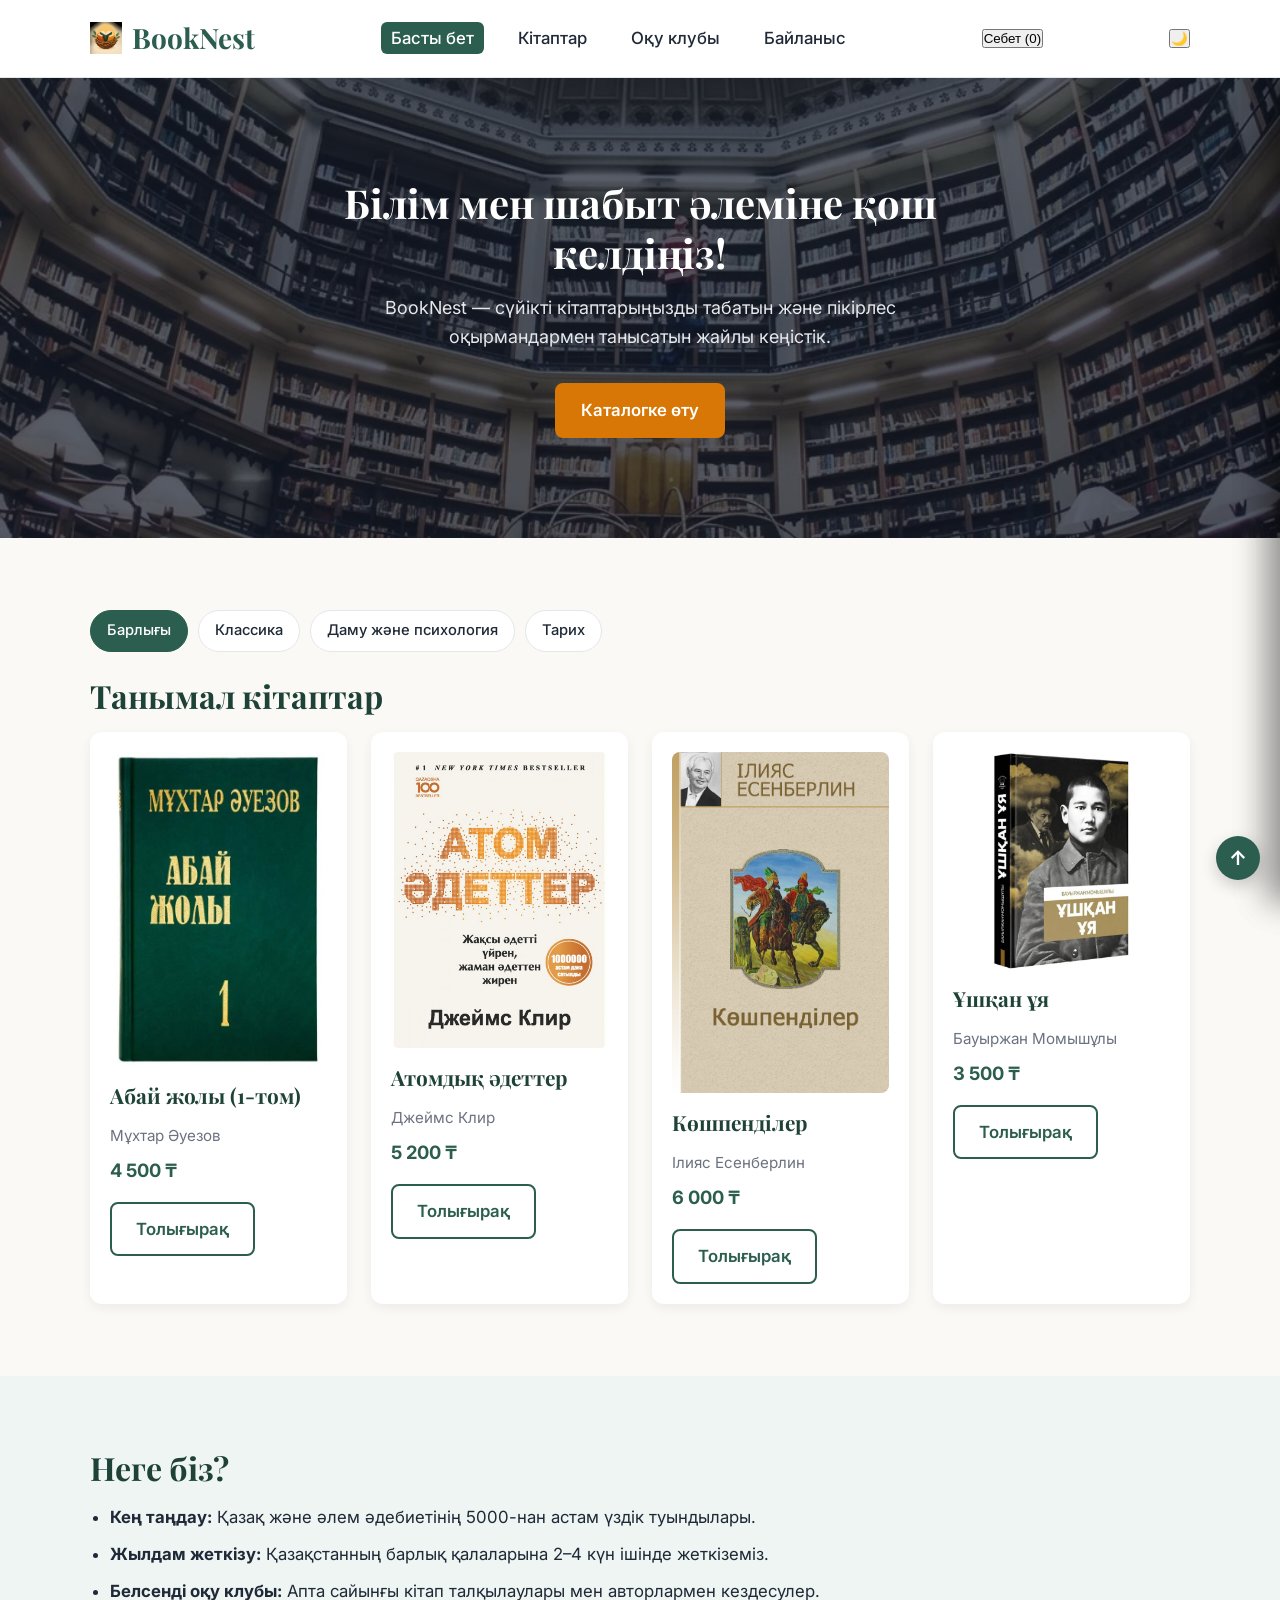
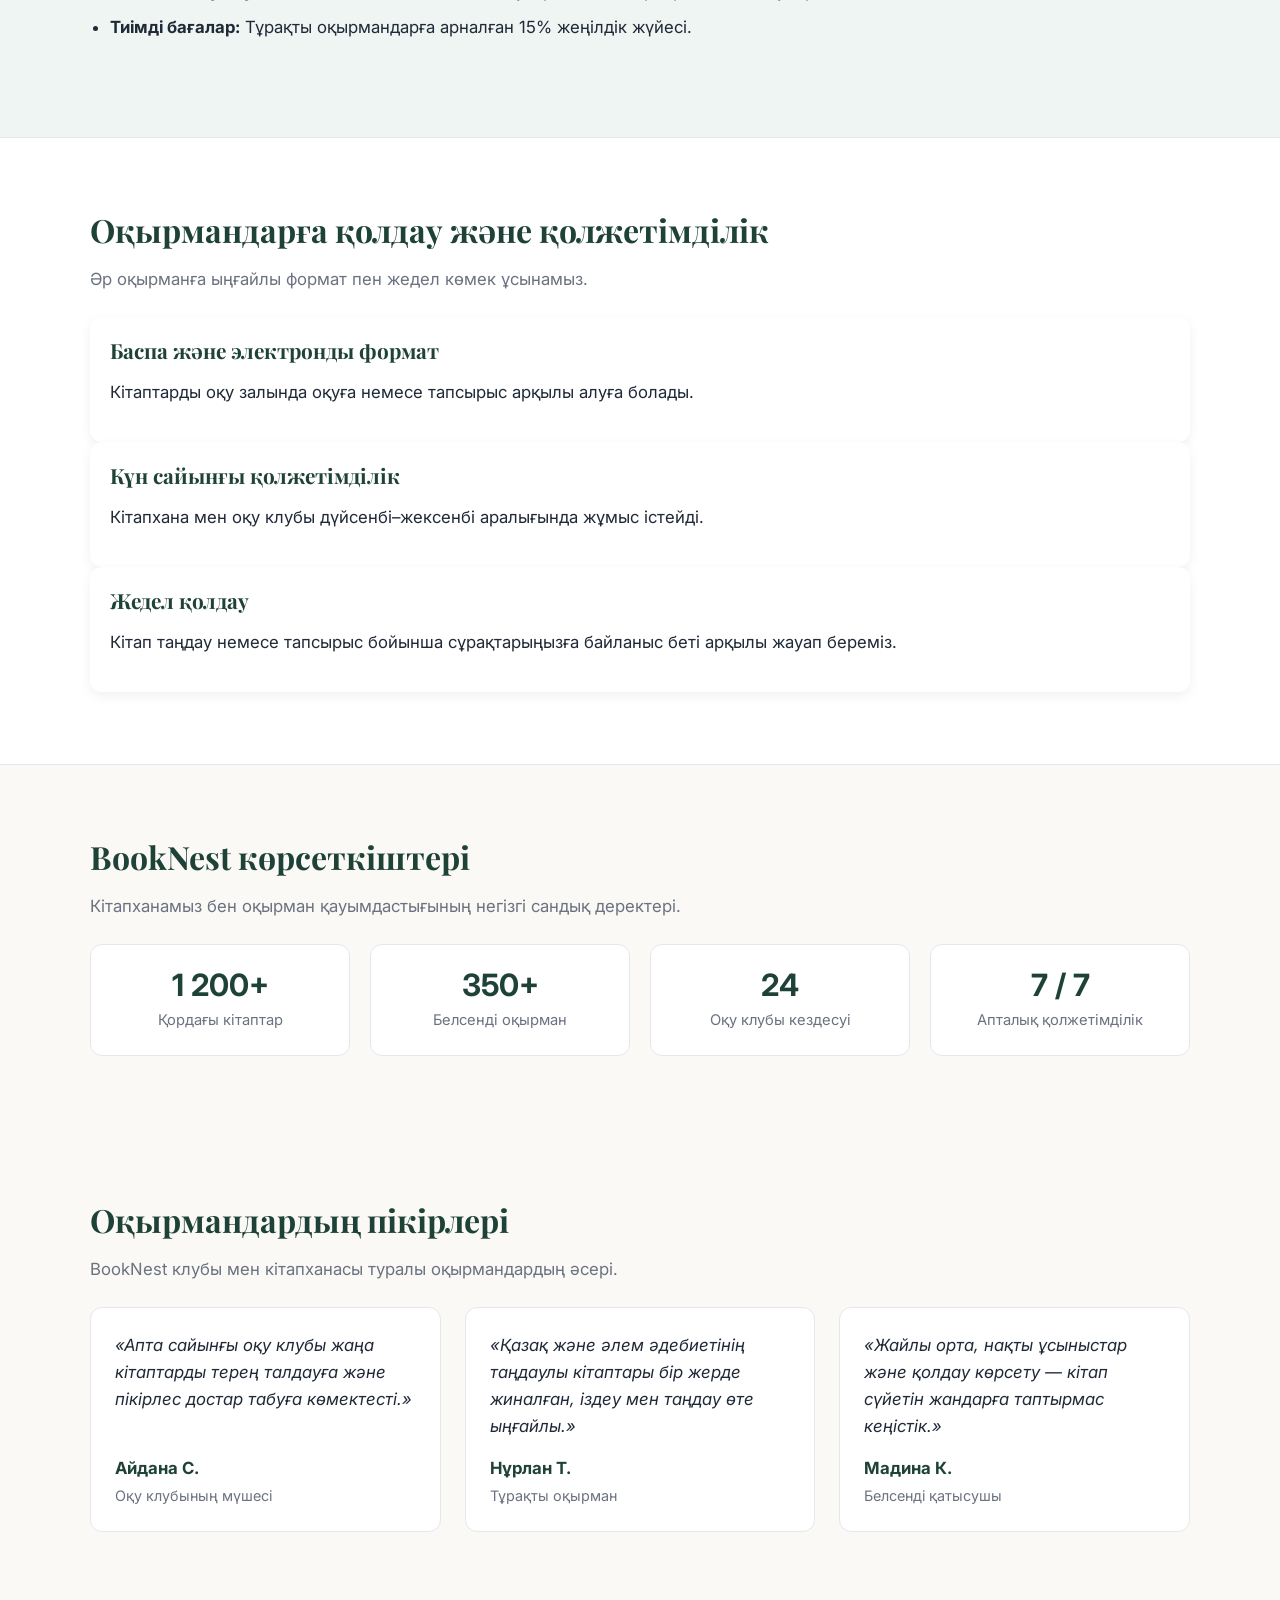
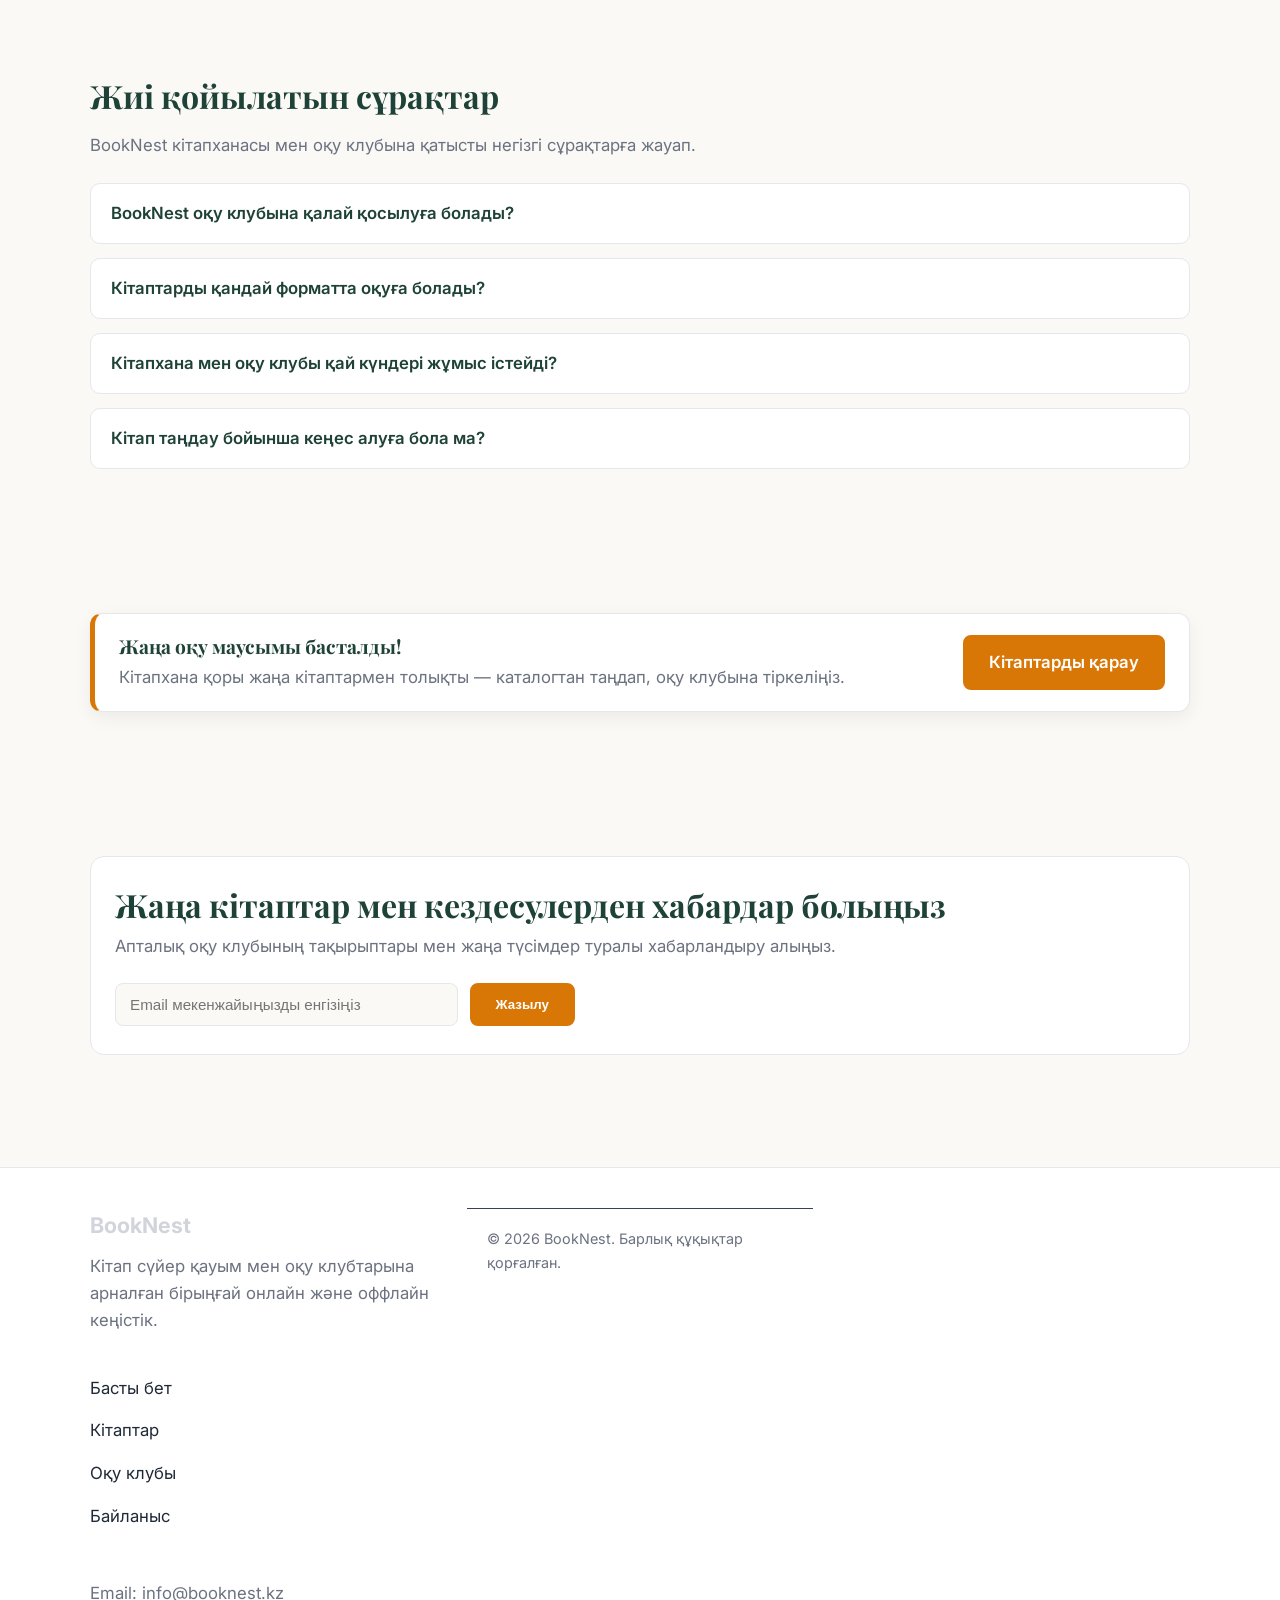
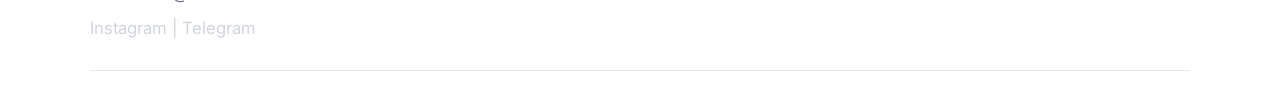
<file: index.html>
<!DOCTYPE html>
<html lang="kk">
<head>
  <meta charset="UTF-8">
  <meta name="viewport" content="width=device-width, initial-scale=1.0">
  <title>BookNest — Кітап дүкені және оқу клубы</title>
  <meta name="description" content="BookNest кітап дүкені мен оқу клубының ресми веб-сайты. Үздік кітаптар мен оқырмандар қауымдастығы.">
  <!-- Google Fonts (16-тапсырма) -->
  <link rel="preconnect" href="https://fonts.googleapis.com">
  <link rel="preconnect" href="https://fonts.gstatic.com" crossorigin>
  <link href="https://fonts.googleapis.com/css2?family=Inter:wght@400;500;600&family=Playfair+Display:wght@700&display=swap" rel="stylesheet">
  <link rel="stylesheet" href="css/style.css">
  <!-- 49-тапсырма: Мета-деректер және Open Graph -->
  <meta name="description" content="BookNest — кітаптар каталогы, оқу клубы және оқырмандар қауымдастығына арналған заманауи веб-платформа.">
  <meta property="og:title" content="BookNest — Кітаптар және оқу клубы">
  <meta property="og:description" content="Танымал кітаптарды таңдаңыз, оқу клубына қосылыңыз және жаңа кітаптар туралы хабардар болыңыз.">
  <meta property="og:type" content="website">
  <link rel="icon" href="images/logo.png" type="image/png">
</head>
</head>
<body>
  <header class="site-header">
    <div class="container header-inner">
      <a href="index.html" class="logo">
        <img src="images/logo.png" alt="BookNest логотипі" width="36" height="36">
        <span>BookNest</span>
      </a>
      <button type="button" class="burger-btn" aria-label="Мәзірді ашу" aria-expanded="false">
  <span></span>
  <span></span>
  <span></span>
</button>
      <nav aria-label="Негізгі навигация">
        <ul class="nav-list">
          <li><a href="index.html" aria-current="page">Басты бет</a></li>
          <li><a href="books.html">Кітаптар</a></li>
          <li><a href="club.html">Оқу клубы</a></li>
          <li><a href="contact.html">Байланыс</a></li>
        </ul>
      </nav>
      <button type="button" class="cart-toggle" id="cartToggleBtn" aria-expanded="false">Себет (<span id="cartBadgeCount">0</span>)</button>
<button type="button" id="themeToggleBtn" class="theme-toggle" aria-label="Тақырыпты ауыстыру">🌙</button>
</button>
    </div>
  </header>

  <main>
    <!-- Hero бөлімі (6, 19-тапсырмалар) -->
    <section class="hero">
      <div class="container hero-content">
        <h1>Білім мен шабыт әлеміне қош келдіңіз!</h1>
        <p>BookNest — сүйікті кітаптарыңызды табатын және пікірлес оқырмандармен танысатын жайлы кеңістік.</p>
        <a href="books.html" class="btn">Каталогке өту</a>
      </div>
    </section>

    <!-- Танымал кітаптар (7, 8, 21, 22-тапсырмалар) -->
    <section class="section container">
    <!-- 43-тапсырма: Санат тегтері / сүзгі тақтасы -->
<div class="category-bar" role="group" aria-label="Кітап санаттары">
  <span class="category-chip is-active">Барлығы</span>
  <span class="category-chip">Классика</span>
  <span class="category-chip">Даму және психология</span>
  <span class="category-chip">Тарих</span>
</div>
      <h2>Танымал кітаптар</h2>
      <div class="cards-container">
        <article class="card">
          <img src="images/book1.jpg" alt="Абай жолы кітабының мұқабасы" width="250" height="350">
          <h3>Абай жолы (1-том)</h3>
          <p class="author">Мұхтар Әуезов</p>
          <p class="price">4 500 ₸</p>
          <a href="books.html" class="btn btn-outline">Толығырақ</a>
        </article>

        <article class="card">
          <img src="images/book2.jpg" alt="Атомдық әдеттер кітабының мұқабасы" width="250" height="350">
          <h3>Атомдық әдеттер</h3>
          <p class="author">Джеймс Клир</p>
          <p class="price">5 200 ₸</p>
          <a href="books.html" class="btn btn-outline">Толығырақ</a>
        </article>

        <article class="card">
          <img src="images/book3.jpg" alt="Көшпенділер кітабының мұқабасы" width="250" height="350">
          <h3>Көшпенділер</h3>
          <p class="author">Ілияс Есенберлин</p>
          <p class="price">6 000 ₸</p>
          <a href="books.html" class="btn btn-outline">Толығырақ</a>
        </article>
        <article class="card">
          <img src="images/book4.jpg" alt="Ұшқан ұя кітабының мұқабасы" width="250" height="350">
          <h3>Ұшқан ұя</h3>
          <p class="author">Бауыржан Момышұлы</p>
          <p class="price">3 500 ₸</p>
          <a href="books.html" class="btn btn-outline">Толығырақ</a>
        </article>
      </div>
    </section>

    <!-- Неге біз? бөлімі (9-тапсырма) -->
    <section class="section features-section">
      <div class="container">
        <h2>Неге біз?</h2>
        <ul class="features-list">
          <li><strong>Кең таңдау:</strong> Қазақ және әлем әдебиетінің 5000-нан астам үздік туындылары.</li>
          <li><strong>Жылдам жеткізу:</strong> Қазақстанның барлық қалаларына 2–4 күн ішінде жеткіземіз.</li>
          <li><strong>Белсенді оқу клубы:</strong> Апта сайынғы кітап талқылаулары мен авторлармен кездесулер.</li>
          <li><strong>Тиімді бағалар:</strong> Тұрақты оқырмандарға арналған 15% жеңілдік жүйесі.</li>
        </ul>
      </div>
    </section>
  </main>
  <!-- 38-тапсырма: Кітап алу тәсілдері және қолдау бөлімі -->
<section class="section support-section" aria-labelledby="support-heading">
  <div class="container">
    <h2 id="support-heading">Оқырмандарға қолдау және қолжетімділік</h2>
    <p class="section-lead">Әр оқырманға ыңғайлы формат пен жедел көмек ұсынамыз.</p>

    <div class="cards-grid">
      <article class="card">
        <h3>Баспа және электронды формат</h3>
        <p>Кітаптарды оқу залында оқуға немесе тапсырыс арқылы алуға болады.</p>
      </article>

      <article class="card">
        <h3>Күн сайынғы қолжетімділік</h3>
        <p>Кітапхана мен оқу клубы дүйсенбі–жексенбі аралығында жұмыс істейді.</p>
      </article>

      <article class="card">
        <h3>Жедел қолдау</h3>
        <p>Кітап таңдау немесе тапсырыс бойынша сұрақтарыңызға байланыс беті арқылы жауап береміз.</p>
      </article>
    </div>
  </div>
</section>
<!-- 44-тапсырма: Негізгі көрсеткіштер / статистика бөлімі -->
<section class="section stats-section" aria-labelledby="stats-heading">
  <div class="container">
    <h2 id="stats-heading">BookNest көрсеткіштері</h2>
    <p class="section-lead">Кітапханамыз бен оқырман қауымдастығының негізгі сандық деректері.</p>

    <div class="stats-grid">
      <div class="stat-box">
        <span class="stat-number">1 200+</span>
        <span class="stat-label">Қордағы кітаптар</span>
      </div>

      <div class="stat-box">
        <span class="stat-number">350+</span>
        <span class="stat-label">Белсенді оқырман</span>
      </div>

      <div class="stat-box">
        <span class="stat-number">24</span>
        <span class="stat-label">Оқу клубы кездесуі</span>
      </div>

      <div class="stat-box">
        <span class="stat-number">7 / 7</span>
        <span class="stat-label">Апталық қолжетімділік</span>
      </div>
    </div>
  </div>
</section>
<!-- 39-тапсырма: Оқырмандар пікірлері бөлімі -->
<section class="section reviews-section" aria-labelledby="reviews-heading">
  <div class="container">
    <h2 id="reviews-heading">Оқырмандардың пікірлері</h2>
    <p class="section-lead">BookNest клубы мен кітапханасы туралы оқырмандардың әсері.</p>

    <div class="reviews-grid">
      <article class="review-card">
        <p class="review-text">«Апта сайынғы оқу клубы жаңа кітаптарды терең талдауға және пікірлес достар табуға көмектесті.»</p>
        <div class="review-author">
          <strong>Айдана С.</strong>
          <span>Оқу клубының мүшесі</span>
        </div>
      </article>

      <article class="review-card">
        <p class="review-text">«Қазақ және әлем әдебиетінің таңдаулы кітаптары бір жерде жиналған, іздеу мен таңдау өте ыңғайлы.»</p>
        <div class="review-author">
          <strong>Нұрлан Т.</strong>
          <span>Тұрақты оқырман</span>
        </div>
      </article>

      <article class="review-card">
        <p class="review-text">«Жайлы орта, нақты ұсыныстар және қолдау көрсету — кітап сүйетін жандарға таптырмас кеңістік.»</p>
        <div class="review-author">
          <strong>Мадина К.</strong>
          <span>Белсенді қатысушы</span>
        </div>
      </article>
    </div>
  </div>
</section>
<!-- 40-тапсырма: Жиі қойылатын сұрақтар (FAQ) -->
<section class="section faq-section" aria-labelledby="faq-heading">
  <div class="container">
    <h2 id="faq-heading">Жиі қойылатын сұрақтар</h2>
    <p class="section-lead">BookNest кітапханасы мен оқу клубына қатысты негізгі сұрақтарға жауап.</p>

    <div class="faq-list">
      <details class="faq-item">
        <summary>BookNest оқу клубына қалай қосылуға болады?</summary>
        <p>«Оқу клубы» бетіне өтіп, кестені қараңыз және «Байланыс» бетіндегі форма арқылы өтінім қалдырыңыз.</p>
      </details>

      <details class="faq-item">
        <summary>Кітаптарды қандай форматта оқуға болады?</summary>
        <p>Каталогтағы кітаптардың баспа нұсқасымен танысуға, тапсырыс беруге және электронды нұсқалары туралы ақпарат алуға болады.</p>
      </details>

      <details class="faq-item">
        <summary>Кітапхана мен оқу клубы қай күндері жұмыс істейді?</summary>
        <p>Біз аптасына 7 күн жұмыс істейміз; нақты кездесу уақыттары «Оқу клубы» бөлімінде көрсетілген.</p>
      </details>

      <details class="faq-item">
        <summary>Кітап таңдау бойынша кеңес алуға бола ма?</summary>
        <p>Әрине! «Байланыс» бетіндегі хабарлама формасы арқылы қызығушылығыңызды жазсаңыз, сарапшыларымыз кітап тізімін ұсынады.</p>
      </details>
    </div>
  </div>
</section>
<!-- 41-тапсырма: Жоғарыға көтерілу батырмасы -->
<a href="#" class="scroll-top-btn" aria-label="Беттің жоғарысына көтерілу">↑</a>
<!-- 42-тапсырма: Ақпараттық хабарлама / модальды терезе үлгісі -->
<section class="section notice-section" aria-labelledby="notice-heading">
  <div class="container">
    <div class="notice-banner" role="status" aria-live="polite">
      <div class="notice-content">
        <h2 id="notice-heading">Жаңа оқу маусымы басталды!</h2>
        <p>Кітапхана қоры жаңа кітаптармен толықты — каталогтан таңдап, оқу клубына тіркеліңіз.</p>
      </div>
      <a href="books.html" class="btn">Кітаптарды қарау</a>
    </div>
  </div>
</section>
<!-- 45-тапсырма: Жаңалықтарға жазылу / CTA бөлімі -->
<section class="section cta-section" aria-labelledby="cta-heading">
  <div class="container">
    <div class="cta-box">
      <div class="cta-text">
        <h2 id="cta-heading">Жаңа кітаптар мен кездесулерден хабардар болыңыз</h2>
        <p>Апталық оқу клубының тақырыптары мен жаңа түсімдер туралы хабарландыру алыңыз.</p>
      </div>

      <form class="cta-form" action="#" method="post">
        <label for="newsletter-email" class="visually-hidden">Электрондық пошта</label>
        <input
          id="newsletter-email"
          type="email"
          name="email"
          placeholder="Email мекенжайыңызды енгізіңіз"
          required
        >
        <button type="submit" class="btn">Жазылу</button>
      </form>
    </div>
  </div>
</section>
  <!-- Footer (10, 14, 25-тапсырмалар) -->
  <footer class="site-footer">
    <div class="container">
      <div class="footer-grid">
        <div class="footer-brand">
          <a href="index.html" class="footer-logo">BookNest</a>
          <p>Кітап сүйер қауым мен оқу клубтарына арналған бірыңғай онлайн және оффлайн кеңістік.</p>
      <div class="footer-links">
        <h3>Сілтемелер</h3>
        <ul>
          <li><a href="index.html">Басты бет</a></li>
          <li><a href="books.html">Кітаптар</a></li>
          <li><a href="club.html">Оқу клубы</a></li>
          <li><a href="contact.html">Байланыс</a></li>
        </ul>
      </div>
      <div>
        <h3>Байланыс</h3>
        <p>Email: info@booknest.kz</p>
        <div class="socials">
          <a href="https://instagram.com" target="_blank" rel="noopener">Instagram</a> |
          <a href="https://t.me" target="_blank" rel="noopener">Telegram</a>
        </div>
      </div>
    </div>
    <div class="footer-bottom">
      <p>© 2026 BookNest. Барлық құқықтар қорғалған.</p>
    </div>
  </footer>

  <aside id="cartDrawer" class="cart-drawer" aria-label="Себет панелі" aria-hidden="true">
    <div class="cart-drawer-header">
      <h2>Себет</h2>
      <button type="button" id="cartCloseBtn" class="modal-close" aria-label="Себетті жабу">✕</button>
    </div>

    <div id="cartDrawerItems"></div>

    <div class="cart-drawer-footer">
      <p class="price-tag">Жалпы сома: <strong id="cartDrawerTotal">0 ₸</strong></p>
    </div>
  </aside>
  <div id="cartBackdrop" class="cart-backdrop" hidden></div>

<aside id="cartDrawer" class="cart-drawer" aria-label="Себет панелі" aria-hidden="true">
  <div class="cart-drawer-header">
    <h2>Себет</h2>
    <button type="button" id="closeCartDrawerBtn" class="cart-close-btn" aria-label="Себетті жабу">✕</button>
  </div>
  <div id="cartDrawerItems" class="cart-drawer-items"></div>
  <div class="cart-drawer-footer">
    <p class="price-tag">Жалпы сома: <strong id="cartDrawerTotal">0 ₸</strong></p>
  </div>
</aside>

<script src="js/data.js" defer></script>
<script src="js/ui.js" defer></script>
<script src="js/main.js" defer></script>
</body>
</html>
</file>
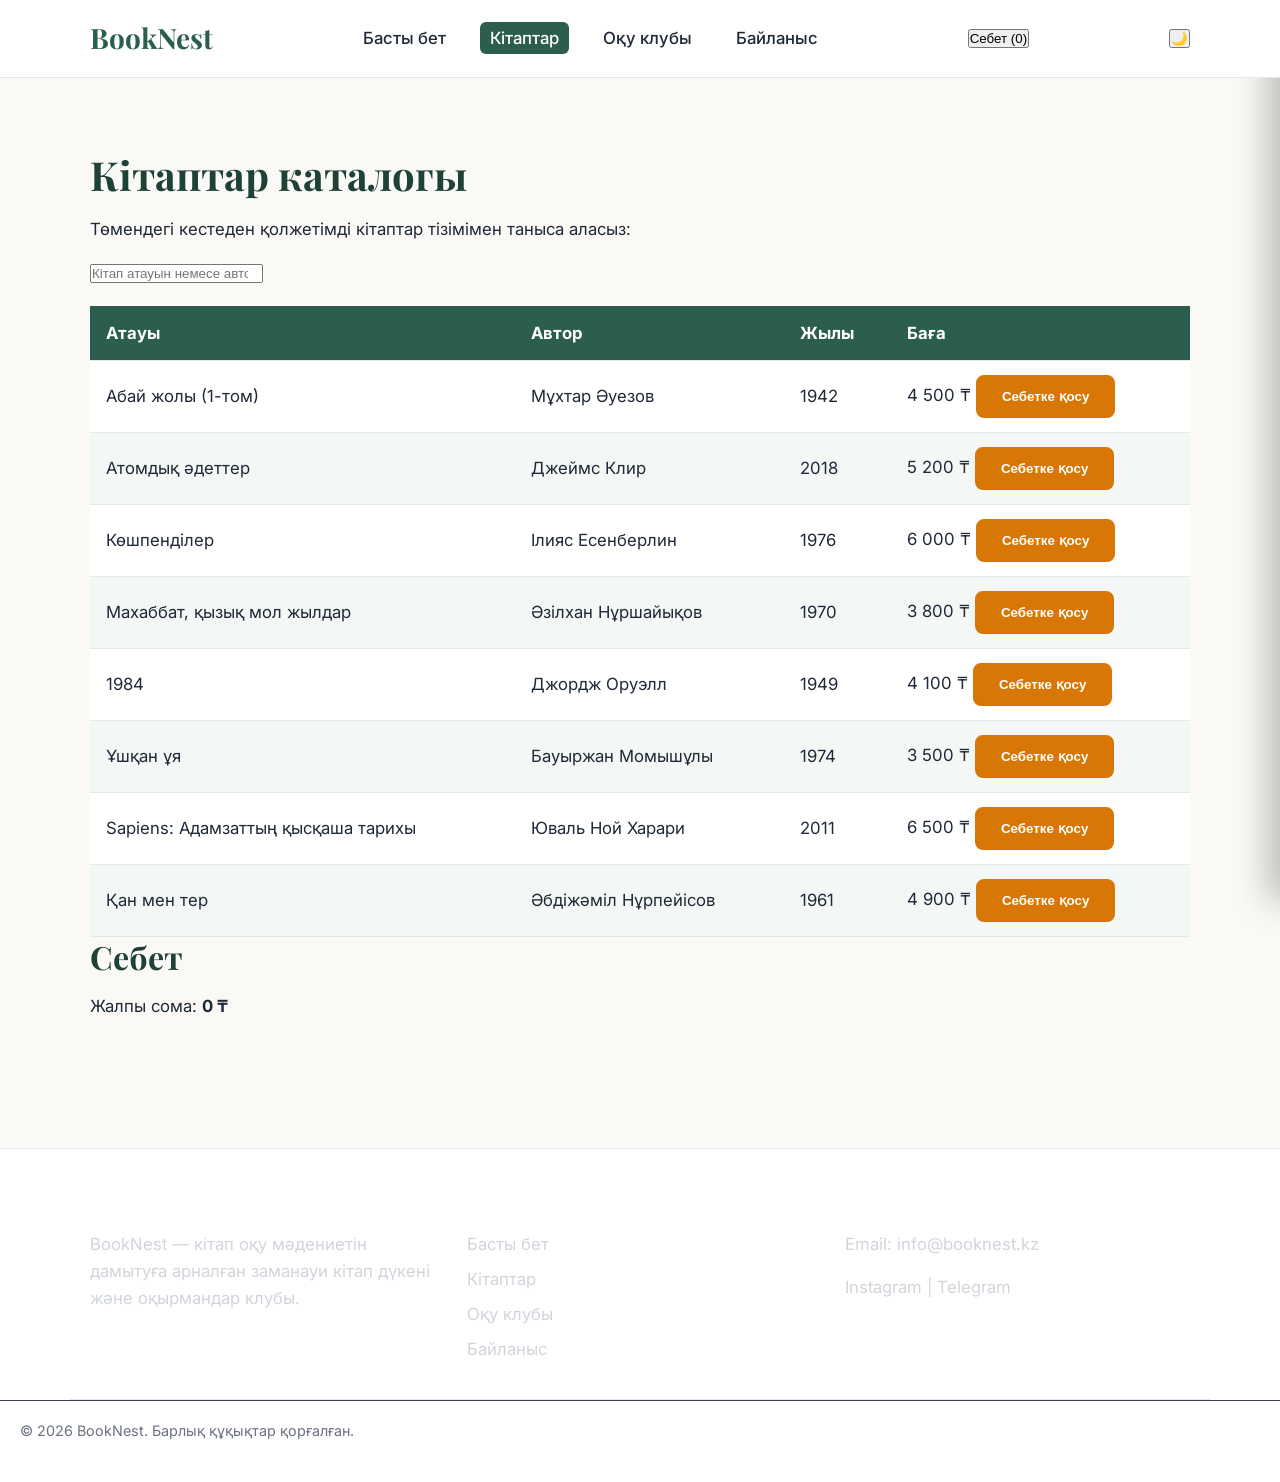
<file: books.html>
<!DOCTYPE html>
<html lang="kk">
<head>
  <meta charset="UTF-8">
  <meta name="viewport" content="width=device-width, initial-scale=1.0">
  <title>Кітаптар каталогы — BookNest</title>
  <meta name="description" content="BookNest дүкеніндегі барлық кітаптар тізімі, авторлары, шыққан жылы және бағалары.">
  <link rel="preconnect" href="https://fonts.googleapis.com">
  <link rel="preconnect" href="https://fonts.gstatic.com" crossorigin>
  <link href="https://fonts.googleapis.com/css2?family=Inter:wght@400;500;600&family=Playfair+Display:wght@700&display=swap" rel="stylesheet">
  <link rel="stylesheet" href="css/style.css">
</head>
<body>
  <header class="site-header">
    <div class="container header-inner">
      <a href="index.html" class="logo">BookNest</a>
      <nav aria-label="Негізгі навигация">
        <ul class="nav-list">
          <li><a href="index.html">Басты бет</a></li>
          <li><a href="books.html" aria-current="page">Кітаптар</a></li>
          <li><a href="club.html">Оқу клубы</a></li>
          <li><a href="contact.html">Байланыс</a></li>
        </ul>
      </nav>
      <button type="button" class="cart-toggle" id="cartToggleBtn" aria-expanded="false">Себет (<span id="cartBadgeCount">0</span>)</button>
<button type="button" id="themeToggleBtn" class="theme-toggle" aria-label="Тақырыпты ауыстыру">🌙</button>
    </div>
  </header>

  <main class="section container">
    <h1>Кітаптар каталогы</h1>
    <p>Төмендегі кестеден қолжетімді кітаптар тізімімен таныса аласыз:</p>
    <input
  type="search"
  id="bookSearch"
  placeholder="Кітап атауын немесе авторын іздеңіз..."
  aria-label="Кітаптарды іздеу"
>

    <div class="table-wrapper">
      <table class="books-table">
        <thead>
          <tr>
            <th>Атауы</th>
            <th>Автор</th>
            <th>Жылы</th>
            <th>Баға</th>
          </tr>
        </thead>
        <tbody>
          <tr>
            <td>Абай жолы (1-том)</td>
            <td>Мұхтар Әуезов</td>
            <td>1942</td>
            <td>4 500 ₸
                <button type="button" class="btn" data-add-to-cart="1">Себетке қосу</button>
            </td>

          </tr>
          <tr>
            <td>Атомдық әдеттер</td>
            <td>Джеймс Клир</td>
            <td>2018</td>
            <td>5 200 ₸
                <button type="button" class="btn" data-add-to-cart="1">Себетке қосу</button>
            </td>
          </tr>
          <tr>
            <td>Көшпенділер</td>
            <td>Ілияс Есенберлин</td>
            <td>1976</td>
            <td>6 000 ₸
                <button type="button" class="btn" data-add-to-cart="1">Себетке қосу</button>
            </td>
          </tr>
          <tr>
            <td>Махаббат, қызық мол жылдар</td>
            <td>Әзілхан Нұршайықов</td>
            <td>1970</td>
            <td>3 800 ₸
                <button type="button" class="btn" data-add-to-cart="1">Себетке қосу</button>
            </td>
          </tr>
          <tr>
            <td>1984</td>
            <td>Джордж Оруэлл</td>
            <td>1949</td>
            <td>4 100 ₸
                <button type="button" class="btn" data-add-to-cart="1">Себетке қосу</button>
            </td>
          </tr>
          <tr>
            <td>Ұшқан ұя</td>
            <td>Бауыржан Момышұлы</td>
            <td>1974</td>
            <td>3 500 ₸
                <button type="button" class="btn" data-add-to-cart="1">Себетке қосу</button>
            </td>
          </tr>
          <tr>
            <td>Sapiens: Адамзаттың қысқаша тарихы</td>
            <td>Юваль Ной Харари</td>
            <td>2011</td>
            <td>6 500 ₸
                <button type="button" class="btn" data-add-to-cart="1">Себетке қосу</button>
            </td>
          </tr>
          <tr>
            <td>Қан мен тер</td>
            <td>Әбдіжәміл Нұрпейісов</td>
            <td>1961</td>
            <td>4 900 ₸
                <button type="button" class="btn" data-add-to-cart="1">Себетке қосу</button>
            </td>
          </tr>
        </tbody>
      </table>
    </div>
    <section id="cartSection" class="contact-card">
    <h2>Себет</h2>
    <div id="cartItems"></div>
    <p class="price-tag">Жалпы сома: <strong id="cartTotal">0 ₸</strong></p>
  </section>
</main>

  <footer class="site-footer">
    <div class="container footer-grid">
      <div>
        <h3>Біз туралы</h3>
        <p>BookNest — кітап оқу мәдениетін дамытуға арналған заманауи кітап дүкені және оқырмандар клубы.</p>
      </div>
      <div>
        <h3>Сілтемелер</h3>
        <ul>
          <li><a href="index.html">Басты бет</a></li>
          <li><a href="books.html">Кітаптар</a></li>
          <li><a href="club.html">Оқу клубы</a></li>
          <li><a href="contact.html">Байланыс</a></li>
        </ul>
      </div>
      <div>
        <h3>Байланыс</h3>
        <p>Email: info@booknest.kz</p>
        <div class="socials">
          <a href="https://instagram.com" target="_blank" rel="noopener">Instagram</a> |
          <a href="https://t.me" target="_blank" rel="noopener">Telegram</a>
        </div>
      </div>
    </div>
    <div class="footer-bottom">
      <p>© 2026 BookNest. Барлық құқықтар қорғалған.</p>
    </div>
  </footer>
  <div id="cartBackdrop" class="cart-backdrop" hidden></div>

  <aside id="cartDrawer" class="cart-drawer" aria-label="Себет панелі" aria-hidden="true">
    <div class="cart-drawer-header">
      <h2>Себет</h2>
      <button type="button" id="cartCloseBtn" class="modal-close" aria-label="Себетті жабу">✕</button>
    </div>

    <div id="cartDrawerItems"></div>

    <div class="cart-drawer-footer">
      <p class="price-tag">Жалпы сома: <strong id="cartDrawerTotal">0 ₸</strong></p>
    </div>
  </aside>

  <script src="js/data.js" defer></script>
  <script src="js/ui.js" defer></script>
  <script src="js/main.js" defer></script>
</body>
</html>
</file>
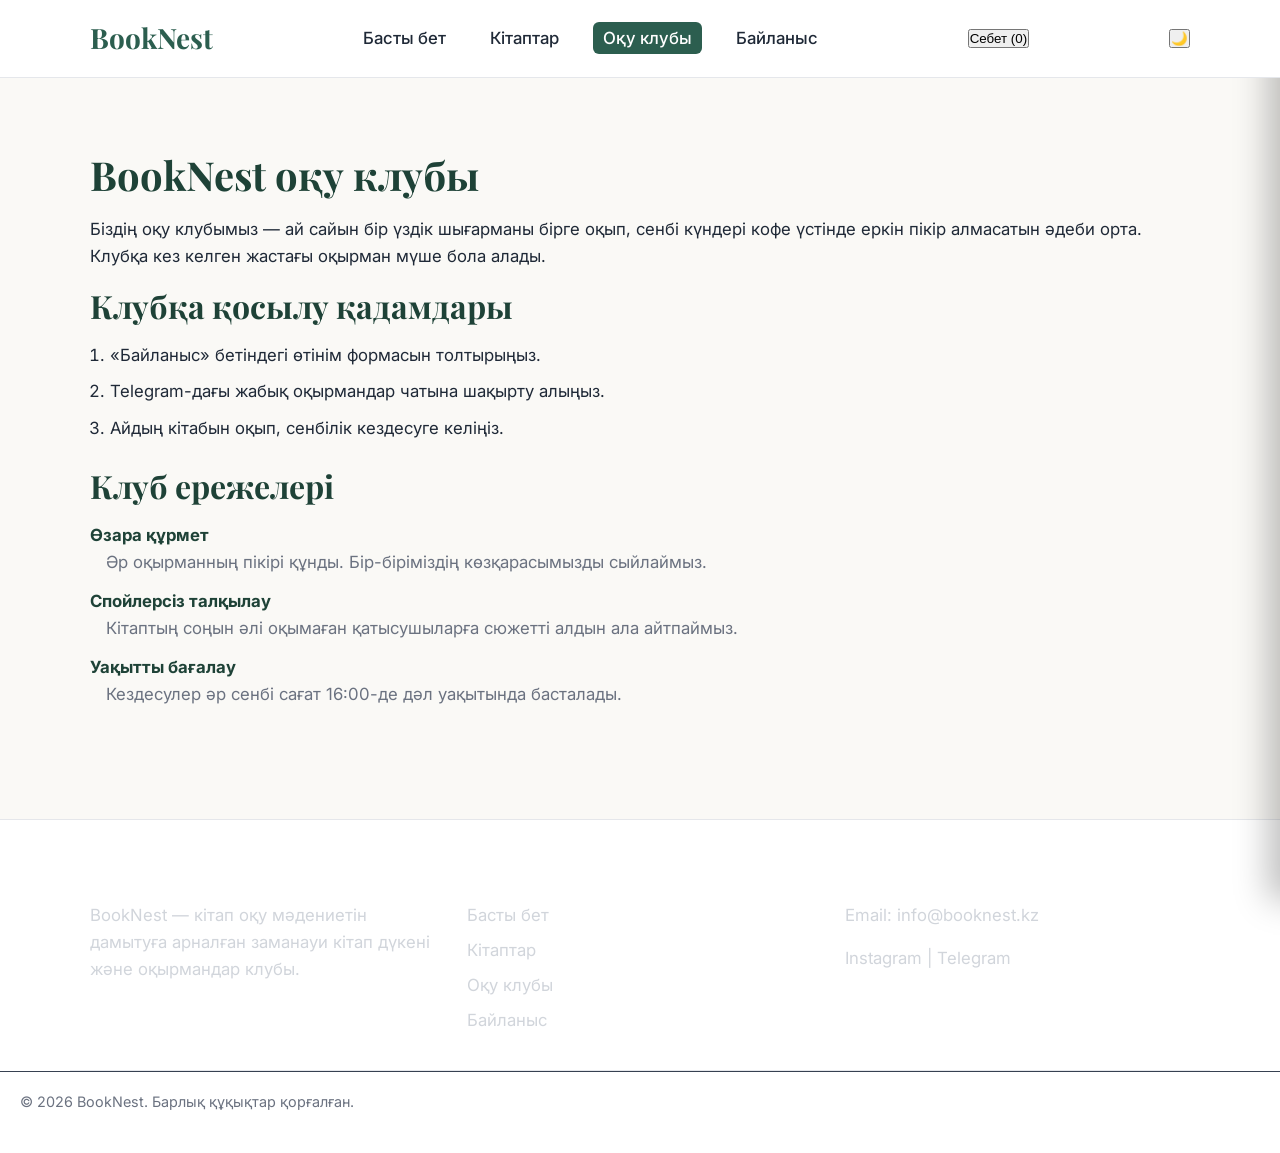
<file: club.html>
<!DOCTYPE html>
<html lang="kk">
<head>
  <meta charset="UTF-8">
  <meta name="viewport" content="width=device-width, initial-scale=1.0">
  <title>Оқу клубы — BookNest</title>
  <meta name="description" content="BookNest оқу клубына қосылу қадамдары мен клуб ережелері.">
  <link rel="preconnect" href="https://fonts.googleapis.com">
  <link rel="preconnect" href="https://fonts.gstatic.com" crossorigin>
  <link href="https://fonts.googleapis.com/css2?family=Inter:wght@400;500;600&family=Playfair+Display:wght@700&display=swap" rel="stylesheet">
  <link rel="stylesheet" href="css/style.css">
</head>
<body>
  <header class="site-header">
    <div class="container header-inner">
      <a href="index.html" class="logo">BookNest</a>
      <nav aria-label="Негізгі навигация">
        <ul class="nav-list">
          <li><a href="index.html">Басты бет</a></li>
          <li><a href="books.html">Кітаптар</a></li>
          <li><a href="club.html" aria-current="page">Оқу клубы</a></li>
          <li><a href="contact.html">Байланыс</a></li>
        </ul>
      </nav>
      <button type="button" class="cart-toggle" id="cartToggleBtn" aria-expanded="false">Себет (<span id="cartBadgeCount">0</span>)</button>
<button type="button" id="themeToggleBtn" class="theme-toggle" aria-label="Тақырыпты ауыстыру">🌙</button>
    </div>
  </header>

  <main class="section container">
    <h1>BookNest оқу клубы</h1>
    <p>Біздің оқу клубымыз — ай сайын бір үздік шығарманы бірге оқып, сенбі күндері кофе үстінде еркін пікір алмасатын әдеби орта. Клубқа кез келген жастағы оқырман мүше бола алады.</p>

    <h2>Клубқа қосылу қадамдары</h2>
    <ol class="steps-list">
      <li>«Байланыс» бетіндегі өтінім формасын толтырыңыз.</li>
      <li>Telegram-дағы жабық оқырмандар чатына шақырту алыңыз.</li>
      <li>Айдың кітабын оқып, сенбілік кездесуге келіңіз.</li>
    </ol>

    <h2>Клуб ережелері</h2>
    <dl class="rules-list">
      <dt>Өзара құрмет</dt>
      <dd>Әр оқырманның пікірі құнды. Бір-біріміздің көзқарасымызды сыйлаймыз.</dd>

      <dt>Спойлерсіз талқылау</dt>
      <dd>Кітаптың соңын әлі оқымаған қатысушыларға сюжетті алдын ала айтпаймыз.</dd>

      <dt>Уақытты бағалау</dt>
      <dd>Кездесулер әр сенбі сағат 16:00-де дәл уақытында басталады.</dd>
    </dl>
  </main>

  <footer class="site-footer">
    <div class="container footer-grid">
      <div>
        <h3>Біз туралы</h3>
        <p>BookNest — кітап оқу мәдениетін дамытуға арналған заманауи кітап дүкені және оқырмандар клубы.</p>
      </div>
      <div>
        <h3>Сілтемелер</h3>
        <ul>
          <li><a href="index.html">Басты бет</a></li>
          <li><a href="books.html">Кітаптар</a></li>
          <li><a href="club.html">Оқу клубы</a></li>
          <li><a href="contact.html">Байланыс</a></li>
        </ul>
      </div>
      <div>
        <h3>Байланыс</h3>
        <p>Email: info@booknest.kz</p>
        <div class="socials">
          <a href="https://instagram.com" target="_blank" rel="noopener">Instagram</a> |
          <a href="https://t.me" target="_blank" rel="noopener">Telegram</a>
        </div>
      </div>
    </div>
    <div class="footer-bottom">
      <p>© 2026 BookNest. Барлық құқықтар қорғалған.</p>
    </div>
  </footer>
  <div id="cartBackdrop" class="cart-backdrop" hidden></div>

<aside id="cartDrawer" class="cart-drawer" aria-label="Себет панелі" aria-hidden="true">
  <div class="cart-drawer-header">
    <h2>Себет</h2>
    <button type="button" id="closeCartDrawerBtn" class="cart-close-btn" aria-label="Себетті жабу">✕</button>
  </div>
  <div id="cartDrawerItems" class="cart-drawer-items"></div>
  <div class="cart-drawer-footer">
    <p class="price-tag">Жалпы сома: <strong id="cartDrawerTotal">0 ₸</strong></p>
  </div>
</aside>

<script src="js/data.js" defer></script>
<script src="js/ui.js" defer></script>
<script src="js/main.js" defer></script>
</body>
</html>
</file>
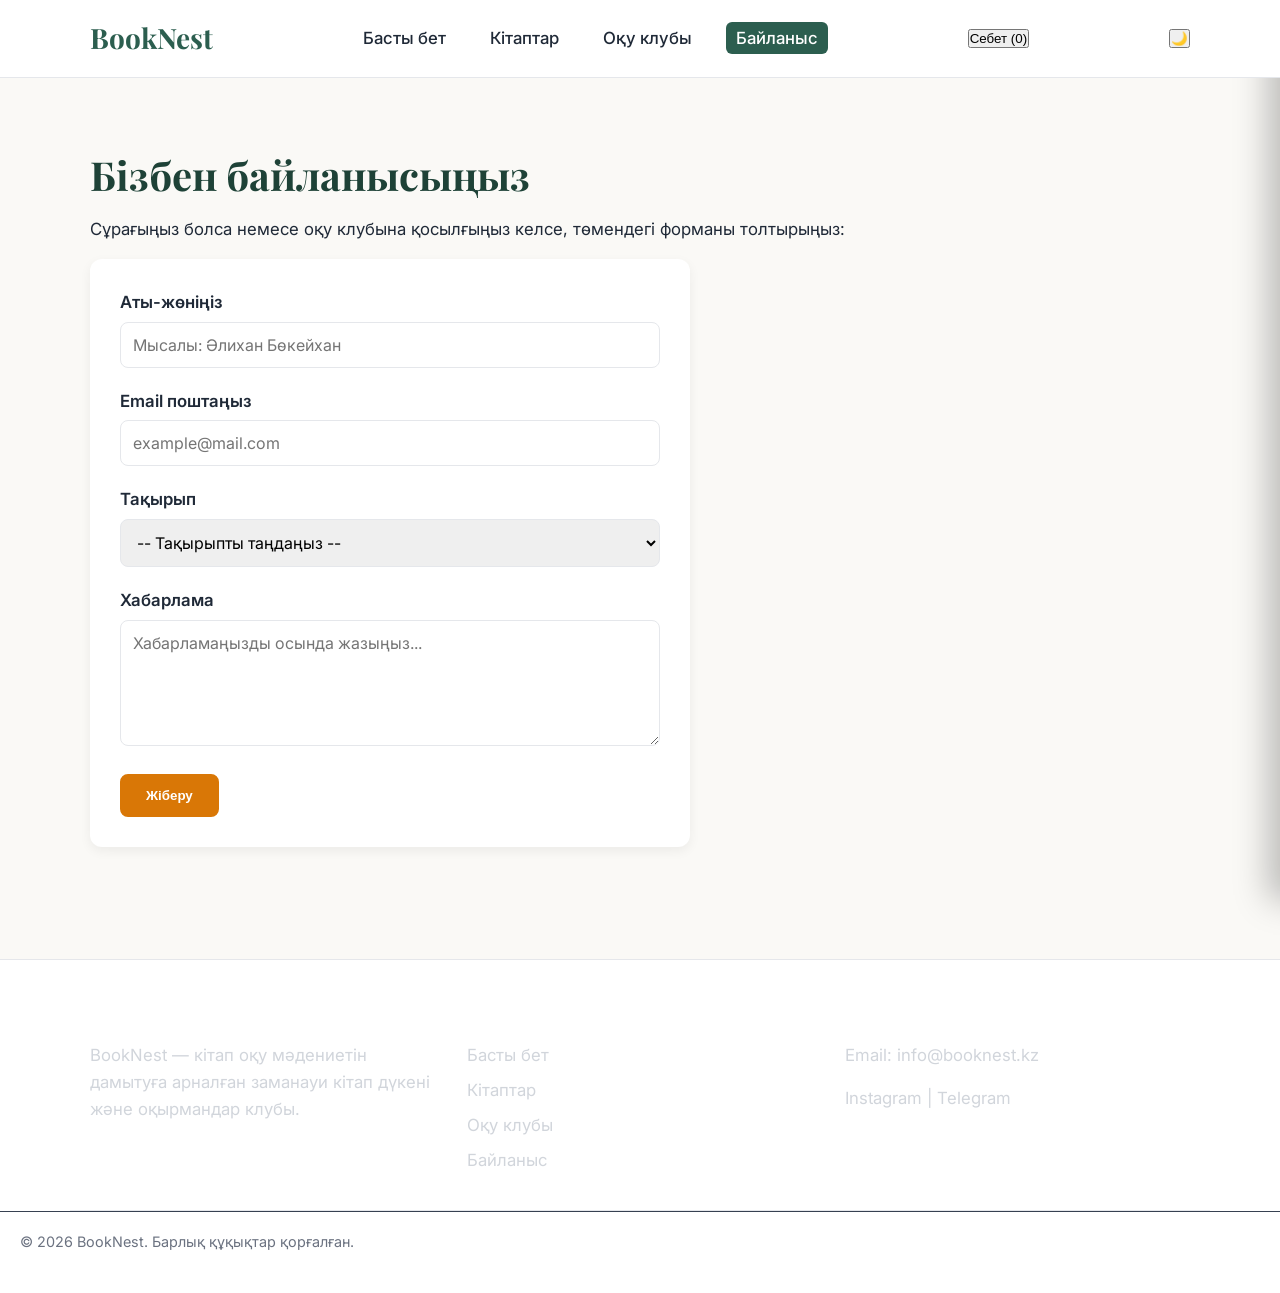
<file: contact.html>
<!DOCTYPE html>
<html lang="kk">
<head>
  <meta charset="UTF-8">
  <meta name="viewport" content="width=device-width, initial-scale=1.0">
  <title>Байланыс — BookNest</title>
  <meta name="description" content="BookNest кітап дүкеніне хабарлама жіберу немесе оқу клубына жазылу.">
  <link rel="preconnect" href="https://fonts.googleapis.com">
  <link rel="preconnect" href="https://fonts.gstatic.com" crossorigin>
  <link href="https://fonts.googleapis.com/css2?family=Inter:wght@400;500;600&family=Playfair+Display:wght@700&display=swap" rel="stylesheet">
  <link rel="stylesheet" href="css/style.css">
</head>
<body>
  <header class="site-header">
    <div class="container header-inner">
      <a href="index.html" class="logo">BookNest</a>
      <nav aria-label="Негізгі навигация">
        <ul class="nav-list">
          <li><a href="index.html">Басты бет</a></li>
          <li><a href="books.html">Кітаптар</a></li>
          <li><a href="club.html">Оқу клубы</a></li>
          <li><a href="contact.html" aria-current="page">Байланыс</a></li>
        </ul>
      </nav>
      <button type="button" class="cart-toggle" id="cartToggleBtn" aria-expanded="false">Себет (<span id="cartBadgeCount">0</span>)</button>
<button type="button" id="themeToggleBtn" class="theme-toggle" aria-label="Тақырыпты ауыстыру">🌙</button>
    </div>
  </header>

  <main class="section container">
    <h1>Бізбен байланысыңыз</h1>
    <p>Сұрағыңыз болса немесе оқу клубына қосылғыңыз келсе, төмендегі форманы толтырыңыз:</p>

    <form class="contact-form" action="#" method="post">
      <div class="form-group">
        <label for="name">Аты-жөніңіз</label>
        <input type="text" id="name" name="name" placeholder="Мысалы: Әлихан Бөкейхан" required>
      </div>

      <div class="form-group">
        <label for="email">Email поштаңыз</label>
        <input type="email" id="email" name="email" placeholder="example@mail.com" required>
      </div>

      <div class="form-group">
        <label for="topic">Тақырып</label>
        <select id="topic" name="topic" required>
          <option value="">-- Тақырыпты таңдаңыз --</option>
          <option value="order">Кітапқа тапсырыс беру</option>
          <option value="club">Оқу клубына қосылу</option>
          <option value="other">Басқа сұрақ</option>
        </select>
      </div>

      <div class="form-group">
        <label for="message">Хабарлама</label>
        <textarea id="message" name="message" rows="5" placeholder="Хабарламаңызды осында жазыңыз..." required></textarea>
      </div>

      <button type="submit" class="btn">Жіберу</button>
    </form>
  </main>

  <footer class="site-footer">
    <div class="container footer-grid">
      <div>
        <h3>Біз туралы</h3>
        <p>BookNest — кітап оқу мәдениетін дамытуға арналған заманауи кітап дүкені және оқырмандар клубы.</p>
      </div>
      <div>
        <h3>Сілтемелер</h3>
        <ul>
          <li><a href="index.html">Басты бет</a></li>
          <li><a href="books.html">Кітаптар</a></li>
          <li><a href="club.html">Оқу клубы</a></li>
          <li><a href="contact.html">Байланыс</a></li>
        </ul>
      </div>
      <div>
        <h3>Байланыс</h3>
        <p>Email: info@booknest.kz</p>
        <div class="socials">
          <a href="https://instagram.com" target="_blank" rel="noopener">Instagram</a> |
          <a href="https://t.me" target="_blank" rel="noopener">Telegram</a>
        </div>
      </div>
    </div>
    <div class="footer-bottom">
      <p>© 2026 BookNest. Барлық құқықтар қорғалған.</p>
    </div>
  </footer>
  <div id="cartBackdrop" class="cart-backdrop" hidden></div>

<aside id="cartDrawer" class="cart-drawer" aria-label="Себет панелі" aria-hidden="true">
  <div class="cart-drawer-header">
    <h2>Себет</h2>
    <button type="button" id="closeCartDrawerBtn" class="cart-close-btn" aria-label="Себетті жабу">✕</button>
  </div>
  <div id="cartDrawerItems" class="cart-drawer-items"></div>
  <div class="cart-drawer-footer">
    <p class="price-tag">Жалпы сома: <strong id="cartDrawerTotal">0 ₸</strong></p>
  </div>
</aside>

<script src="js/data.js" defer></script>
<script src="js/ui.js" defer></script>
<script src="js/main.js" defer></script>
</body>
</html>
</file>
<file: css/style.css>
/* 15-тапсырма: CSS Reset */
*, *::before, *::after {
  box-sizing: border-box;
  margin: 0;
  padding: 0;
}

/* 16-тапсырма: :root айнымалылары және қаріптер */
:root {
  --primary: #2c5e4f;
  --primary-dark: #1e4237;
  --accent: #d97706;
  --bg-body: #faf9f6;
  --bg-surface: #ffffff;
  --text-main: #1f2937;
  --text-muted: #6b7280;
  --border-color: #e5e7eb;
  --font-heading: 'Playfair Display', Georgia, serif;
  --font-body: 'Inter', sans-serif;
}
.dark {
  --primary: #4ade80;
  --primary-dark: #86efac;
  --accent: #f59e0b;
  --bg-body: #111827;
  --bg-surface: #1f2937;
  --text-main: #f9fafb;
  --text-muted: #9ca3af;
  --border-color: #374151;
}

/* 17-тапсырма: Типография */
body {
  font-family: var(--font-body);
  font-size: clamp(0.95rem, 0.25vw + 0.9rem, 1.05rem);
  line-height: 1.6;
  color: var(--text-main);
  background-color: var(--bg-body);
}

h1, h2, h3 {
  font-family: var(--font-heading);
  font-weight: 700;
  line-height: 1.25;
  margin-bottom: 1rem;
  color: var(--primary-dark);
}

h1 { font-size: clamp(1.75rem, 2.5vw + 1.1rem, 2.5rem); }
h2 { font-size: clamp(1.4rem, 1.8vw + 1rem, 2rem); }
h3 { font-size: clamp(1.1rem, 0.8vw + 0.9rem, 1.3rem); }
p { margin-bottom: 1rem; }

.container {
  max-width: 1140px;
  margin: 0 auto;
  padding: 0 20px;
}

.section {
  padding: 60px 20px;
}

/* 18, 26-тапсырмалар: Sticky Header және Nav */
.site-header {
  position: sticky;
  top: 0;
  z-index: 100;
  background-color: var(--bg-surface);
  border-bottom: 1px solid var(--border-color);
  padding: 16px 0;
}

.header-inner {
  display: flex;
  justify-content: space-between;
  align-items: center;
}

.logo {
  display: inline-flex;
  align-items: center;
  gap: 10px;
  font-family: var(--font-heading);
  font-size: 1.75rem;
  font-weight: 700;
  color: var(--primary);
  text-decoration: none;
}

.logo img {
  width: 32px;
  height: 32px;
  object-fit: contain;
  display: block;
}

.burger-btn {
  display: inline-flex;
  flex-direction: column;
  justify-content: center;
  gap: 5px;
  width: 40px;
  height: 40px;
  padding: 8px;
  background-color: transparent;
  border: 1px solid var(--border-color);
  border-radius: 8px;
  cursor: pointer;
}

.burger-btn span {
  display: block;
  width: 100%;
  height: 2px;
  background-color: var(--primary-dark);
  border-radius: 2px;
}

.nav-list {
  display: none;
  list-style: none;
  gap: 24px;
}

.nav-list {
  list-style: none;
  display: flex;
  gap: 24px;
}

.nav-list a {
  text-decoration: none;
  color: var(--text-main);
  font-weight: 500;
  padding: 6px 10px;
  border-radius: 6px;
  transition: color 0.2s, background-color 0.2s;
}

.nav-list a:hover {
  color: var(--primary);
  background-color: #eef5f2;
}

.nav-list a[aria-current="page"] {
  color: #ffffff;
  background-color: var(--primary);
}

/* 19-тапсырма: Hero бөлімі */
.hero {
  background-image: linear-gradient(rgba(17, 24, 39, 0.7), rgba(17, 24, 39, 0.7)), url('../images/hero-bg.jpg');
  background-size: cover;
  background-position: center;
  color: #ffffff;
  text-align: center;
  padding: 100px 20px;
}

.hero h1 {
  color: #ffffff;
  max-width: 700px;
  margin: 0 auto 1rem;
}

.hero p {
  max-width: 600px;
  margin: 0 auto 2rem;
  font-size: 1.125rem;
  color: #e5e7eb;
}

/* 20-тапсырма: Батырмалар */
.btn {
  display: inline-block;
  padding: 12px 24px;
  background-color: var(--accent);
  color: #ffffff;
  text-decoration: none;
  font-weight: 600;
  border-radius: 8px;
  border: 2px solid var(--accent);
  cursor: pointer;
  transition: background-color 0.2s, transform 0.2s;
}

.btn:hover {
  background-color: #b45309;
  border-color: #b45309;
}

.btn-outline {
  background-color: transparent;
  color: var(--primary);
  border-color: var(--primary);
}

.btn-outline:hover {
  background-color: var(--primary);
  color: #ffffff;
}

/* 21, 22-тапсырмалар: Карточкалар және Flex-wrap */
.cards-container {
  display: grid;
  grid-template-columns: repeat(auto-fit, minmax(220px, 1fr));
  gap: 24px;
}

.card {
  background-color: var(--bg-surface);
  border-radius: 12px;
  padding: 20px;
  box-shadow: 0 4px 12px rgba(0, 0, 0, 0.06);
  transition: transform 0.25s ease, box-shadow 0.25s ease;
}

.card:hover {
  transform: translateY(-6px);
  box-shadow: 0 10px 20px rgba(0, 0, 0, 0.12);
}

.card img {
  width: 100%;
  height: auto;
  border-radius: 8px;
  margin-bottom: 16px;
  display: block;
}

.card .author {
  color: var(--text-muted);
  font-size: 0.95rem;
  margin-bottom: 8px;
}

.card .price {
  font-weight: 700;
  font-size: 1.15rem;
  color: var(--primary);
  margin-bottom: 16px;
}

/* Неге біз және Клуб тізімдері */
.features-section {
  background-color: #eef5f2;
}

.features-list, .steps-list {
  margin-left: 20px;
  margin-bottom: 24px;
}

.features-list li, .steps-list li {
  margin-bottom: 10px;
}

.rules-list dt {
  font-weight: 700;
  color: var(--primary-dark);
  margin-top: 12px;
}

.rules-list dd {
  margin-left: 16px;
  color: var(--text-muted);
}

/* 23-тапсырма: Кесте стильдері */
.table-wrapper {
  overflow-x: auto;
  margin-top: 20px;
}

.books-table {
  width: 100%;
  border-collapse: collapse;
  background-color: var(--bg-surface);
  box-shadow: 0 2px 8px rgba(0, 0, 0, 0.05);
}

.books-table th, .books-table td {
  padding: 14px 16px;
  text-align: left;
  border-bottom: 1px solid var(--border-color);
}

.books-table thead {
  background-color: var(--primary);
  color: #ffffff;
}

.books-table tbody tr:nth-child(even) {
  background-color: #f3f7f5;
}

/* 24-тапсырма: Форма стильдері */
.contact-form {
  max-width: 600px;
  background-color: var(--bg-surface);
  padding: 30px;
  border-radius: 12px;
  box-shadow: 0 4px 12px rgba(0, 0, 0, 0.06);
}

.form-group {
  margin-bottom: 20px;
}

.form-group label {
  display: block;
  font-weight: 600;
  margin-bottom: 6px;
}

.form-group input,
.form-group select,
.form-group textarea {
  width: 100%;
  padding: 12px;
  border: 1px solid var(--border-color);
  border-radius: 8px;
  font-family: inherit;
  font-size: 1rem;
}

.form-group input:focus,
.form-group select:focus,
.form-group textarea:focus {
  outline: none;
  border-color: var(--primary);
  box-shadow: 0 0 0 3px rgba(44, 94, 79, 0.15);
}

.form-group input:user-invalid,
.form-group select:user-invalid,
.form-group textarea:user-invalid {
  border-color: #dc2626;
}

/* 25-тапсырма: 3 бағанды Footer */
.site-footer {
  background-color: #1f2937;
  color: #d1d5db;
  padding-top: 48px;
  margin-top: 60px;
}

.footer-grid {
  display: flex;
  flex-wrap: wrap;
  gap: 32px;
  padding-bottom: 32px;
}

.footer-grid > div {
  flex: 1 1 250px;
}

.site-footer h3 {
  color: #ffffff;
}

.site-footer ul {
  list-style: none;
}

.site-footer ul li {
  margin-bottom: 8px;
}

.site-footer a {
  color: #d1d5db;
  text-decoration: none;
}

.site-footer a:hover {
  color: #ffffff;
  text-decoration: underline;
}

.footer-bottom {
  border-top: 1px solid #374151;
  text-align: center;
  padding: 20px;
  font-size: 0.9rem;
}
/* 33-тапсырма: Mobile-first медиа-сұраулар */
@media (min-width: 600px) {
  .header-inner {
    flex-direction: row;
    justify-content: space-between;
    align-items: center;
  }

  .hero {
    padding: 80px 20px;
  }

  h1 {
    font-size: 2.1rem;
  }
}

@media (min-width: 900px) {
  .hero {
    padding: 100px 20px;
  }

  h1 {
    font-size: 2.5rem;
  }
  .burger-btn {
    display: none;
  }

  .nav-list {
    display: flex;
    align-items: center;
  }
}

@media (min-width: 1200px) {
  .section {
    padding: 72px 20px;
  }
}
/* 37-тапсырма: Анимациялар және hover эффекттері */
@keyframes fadeUp {
  from {
    opacity: 0;
    transform: translateY(16px);
  }
  to {
    opacity: 1;
    transform: translateY(0);
  }
}

.hero h1 {
  animation: fadeUp 0.7s ease-out both;
}

.btn,
.btn-outline {
  transition: background-color 0.25s ease, border-color 0.25s ease, color 0.25s ease, transform 0.25s ease;
}

.btn:hover {
  transform: translateY(-2px);
}

.card {
  transition: transform 0.25s ease, box-shadow 0.25s ease;
}

.card:hover {
  transform: translateY(-6px);
  box-shadow: 0 12px 24px rgba(0, 0, 0, 0.14);
}
/* 38-тапсырма: Қолдау және қолжетімділік бөлімі */
.support-section {
  background-color: var(--bg-surface);
  border-top: 1px solid var(--border-color);
  border-bottom: 1px solid var(--border-color);
}

.section-lead {
  color: var(--text-muted);
  margin-bottom: 24px;
}

.dark .support-section {
  background-color: var(--bg-surface);
}
/* 39-тапсырма: Пікірлер бөлімі */
.reviews-grid {
  display: grid;
  grid-template-columns: repeat(auto-fit, minmax(260px, 1fr));
  gap: 24px;
}

.review-card {
  background-color: var(--bg-surface);
  border: 1px solid var(--border-color);
  border-radius: 12px;
  padding: 24px;
  display: flex;
  flex-direction: column;
  justify-content: space-between;
  gap: 16px;
  transition: transform 0.25s ease, box-shadow 0.25s ease;
}

.review-card:hover {
  transform: translateY(-4px);
  box-shadow: 0 10px 22px rgba(0, 0, 0, 0.1);
}

.review-text {
  color: var(--text-main);
  font-style: italic;
  margin-bottom: 0;
}

.review-author {
  display: flex;
  flex-direction: column;
  gap: 2px;
}

.review-author strong {
  color: var(--primary-dark);
}

.review-author span {
  color: var(--text-muted);
  font-size: 0.9rem;
}
/* 40-тапсырма: FAQ бөлімі */
.faq-list {
  display: flex;
  flex-direction: column;
  gap: 14px;
}

.faq-item {
  background-color: var(--bg-surface);
  border: 1px solid var(--border-color);
  border-radius: 10px;
  padding: 16px 20px;
  transition: border-color 0.2s ease, box-shadow 0.2s ease;
}

.faq-item[open] {
  border-color: var(--primary);
  box-shadow: 0 8px 18px rgba(0, 0, 0, 0.08);
}

.faq-item summary {
  font-weight: 600;
  color: var(--primary-dark);
  cursor: pointer;
  list-style: none;
}

.faq-item summary::-webkit-details-marker {
  display: none;
}

.faq-item p {
  margin-top: 12px;
  margin-bottom: 0;
  color: var(--text-main);
}
/* 41-тапсырма: Жоғарыға көтерілу батырмасы */
html {
  scroll-behavior: smooth;
}

.scroll-top-btn {
  position: fixed;
  right: 20px;
  bottom: 20px;
  width: 44px;
  height: 44px;
  border-radius: 50%;
  background-color: var(--primary);
  color: #ffffff;
  display: inline-flex;
  align-items: center;
  justify-content: center;
  font-size: 1.25rem;
  font-weight: 700;
  text-decoration: none;
  box-shadow: 0 6px 16px rgba(0, 0, 0, 0.18);
  transition: transform 0.25s ease, background-color 0.25s ease, box-shadow 0.25s ease;
  z-index: 900;
}

.scroll-top-btn:hover {
  background-color: var(--primary-dark);
  transform: translateY(-3px);
  box-shadow: 0 10px 22px rgba(0, 0, 0, 0.24);
}
/* 42-тапсырма: Хабарлама баннері және модальды терезе стильдері */
.notice-banner {
  display: flex;
  flex-wrap: wrap;
  align-items: center;
  justify-content: space-between;
  gap: 20px;
  background-color: var(--bg-surface);
  border: 1px solid var(--border-color);
  border-left: 5px solid var(--accent);
  border-radius: 12px;
  padding: 20px 24px;
  box-shadow: 0 6px 18px rgba(0, 0, 0, 0.06);
}

.notice-content h2 {
  margin-bottom: 6px;
  font-size: clamp(1.15rem, 1.5vw, 1.4rem);
}

.notice-content p {
  margin-bottom: 0;
  color: var(--text-muted);
}

dialog.modal-box {
  border: 1px solid var(--border-color);
  border-radius: 14px;
  padding: 24px;
  max-width: 460px;
  width: calc(100% - 32px);
  background-color: var(--bg-surface);
  color: var(--text-main);
  box-shadow: 0 18px 40px rgba(0, 0, 0, 0.25);
}

dialog.modal-box::backdrop {
  background: rgba(0, 0, 0, 0.55);
  backdrop-filter: blur(2px);
}
/* 43-тапсырма: Санат чиптері және каталог үйлесімі */
.category-bar {
  display: flex;
  flex-wrap: wrap;
  gap: 10px;
  margin-bottom: 24px;
}

.category-chip {
  display: inline-flex;
  align-items: center;
  padding: 8px 16px;
  border-radius: 999px;
  border: 1px solid var(--border-color);
  background-color: var(--bg-surface);
  color: var(--text-main);
  font-size: 0.92rem;
  font-weight: 500;
  transition: background-color 0.2s ease, color 0.2s ease, border-color 0.2s ease;
}

.category-chip.is-active,
.category-chip:hover {
  background-color: var(--primary);
  border-color: var(--primary);
  color: #ffffff;
}
/* 44-тапсырма: Статистика / көрсеткіштер торы */
.stats-grid {
  display: grid;
  grid-template-columns: repeat(auto-fit, minmax(180px, 1fr));
  gap: 20px;
}

.stat-box {
  background-color: var(--bg-surface);
  border: 1px solid var(--border-color);
  border-radius: 12px;
  padding: 22px 18px;
  text-align: center;
  transition: transform 0.25s ease, border-color 0.25s ease;
}

.stat-box:hover {
  transform: translateY(-4px);
  border-color: var(--primary);
}

.stat-number {
  display: block;
  font-size: clamp(1.5rem, 2.4vw, 2.1rem);
  font-weight: 700;
  color: var(--primary-dark);
  line-height: 1.2;
}

.stat-label {
  display: block;
  margin-top: 6px;
  color: var(--text-muted);
  font-size: 0.92rem;
}
/* 45-тапсырма: CTA және жазылу формасы */
.cta-box {
  display: flex;
  flex-wrap: wrap;
  align-items: center;
  justify-content: space-between;
  gap: 24px;
  background-color: var(--bg-surface);
  border: 1px solid var(--border-color);
  border-radius: 14px;
  padding: 28px 24px;
}

.cta-text h2 {
  margin-bottom: 8px;
}

.cta-text p {
  margin-bottom: 0;
  color: var(--text-muted);
}

.cta-form {
  display: flex;
  flex-wrap: wrap;
  gap: 12px;
  flex: 1 1 320px;
  max-width: 460px;
}

.cta-form input[type="email"] {
  flex: 1 1 200px;
  padding: 11px 14px;
  border-radius: 8px;
  border: 1px solid var(--border-color);
  background-color: var(--bg-body);
  color: var(--text-main);
  font-size: 0.95rem;
}

.cta-form input[type="email"]:focus {
  outline: 2px solid var(--primary);
  outline-offset: 1px;
}

.visually-hidden {
  position: absolute;
  width: 1px;
  height: 1px;
  margin: -1px;
  padding: 0;
  overflow: hidden;
  clip: rect(0 0 0 0);
  white-space: nowrap;
  border: 0;
}
/* 46-тапсырма: Footer орналасуы мен стильдері */
.site-footer {
  background-color: var(--bg-surface);
  border-top: 1px solid var(--border-color);
  padding-top: 40px;
  padding-bottom: 20px;
  margin-top: 40px;
}

.footer-grid {
  display: grid;
  grid-template-columns: repeat(auto-fit, minmax(220px, 1fr));
  gap: 28px;
  padding-bottom: 28px;
  border-bottom: 1px solid var(--border-color);
}

.footer-logo {
  display: inline-block;
  font-size: 1.35rem;
  font-weight: 700;
  color: var(--primary-dark);
  text-decoration: none;
  margin-bottom: 10px;
}

.footer-brand p,
.footer-contact p {
  color: var(--text-muted);
  margin-bottom: 8px;
}

.footer-links h3,
.footer-contact h3 {
  font-size: 1.05rem;
  margin-bottom: 12px;
}

.footer-links ul {
  list-style: none;
  padding: 0;
  margin: 0;
  display: flex;
  flex-direction: column;
  gap: 8px;
}

.footer-links a {
  color: var(--text-main);
  text-decoration: none;
  transition: color 0.2s ease;
}

.footer-links a:hover {
  color: var(--primary);
}

.footer-bottom {
  padding-top: 18px;
  text-align: center;
  color: var(--text-muted);
  font-size: 0.9rem;
}

.footer-bottom p {
  margin-bottom: 0;
}
/* 47-тапсырма: Мобильді және планшет экрандарына бейімдеу */
@media (max-width: 768px) {
  .section {
    padding: 36px 0;
  }

  .notice-banner,
  .cta-box {
    padding: 20px 16px;
  }

  .cta-form {
    max-width: 100%;
  }

  .scroll-top-btn {
    right: 14px;
    bottom: 14px;
    width: 40px;
    height: 40px;
    font-size: 1.1rem;
  }
}

@media (max-width: 480px) {
  .category-bar {
    gap: 8px;
  }

  .category-chip {
    padding: 6px 12px;
    font-size: 0.85rem;
  }

  .footer-grid {
    gap: 20px;
  }
}
/* 48-тапсырма: Пернетақта фокусы және prefers-reduced-motion */
a:focus-visible,
button:focus-visible,
summary:focus-visible,
input:focus-visible {
  outline: 2px solid var(--primary);
  outline-offset: 2px;
  border-radius: 4px;
}

@media (prefers-reduced-motion: reduce) {
  html {
    scroll-behavior: auto;
  }

  *,
  *::before,
  *::after {
    animation-duration: 0.01ms !important;
    animation-iteration-count: 1 !important;
    transition-duration: 0.01ms !important;
  }
}
/* Footer 3 бағанды тор және төменгі жолды реттеу */
.site-footer .container {
  max-width: 1140px;
  margin: 0 auto;
  padding: 0 20px;
}

.site-footer .footer-grid {
  display: grid;
  grid-template-columns: repeat(3, minmax(0, 1fr));
  gap: 32px;
  align-items: start;
  padding-bottom: 28px;
  border-bottom: 1px solid var(--border-color);
}

.site-footer .footer-grid > div {
  min-width: 0;
}

.site-footer .footer-bottom {
  display: flex;
  flex-wrap: wrap;
  justify-content: space-between;
  align-items: center;
  gap: 12px;
  padding-top: 18px;
  text-align: left;
}

@media (max-width: 768px) {
  .site-footer .footer-grid {
    grid-template-columns: 1fr;
    gap: 24px;
  }

  .site-footer .footer-bottom {
    justify-content: center;
    text-align: center;
  }
}
.cart-backdrop {
  position: fixed;
  inset: 0;
  z-index: 60;
  background: rgba(0, 0, 0, 0.55);
}

.cart-backdrop[hidden] {
  display: none;
}

.cart-drawer {
  position: fixed;
  top: 0;
  right: 0;
  z-index: 70;
  width: 100%;
  max-width: 390px;
  height: 100vh;
  padding: 20px;
  display: flex;
  flex-direction: column;
  justify-content: space-between;
  gap: 16px;
  overflow-y: auto;
  background: #ffffff;
  color: #191421;
  border-left: 2px solid #d97706;
  box-shadow: -12px 0 32px rgba(0, 0, 0, 0.25);
  transform: translateX(100%);
  transition: transform 0.25s ease;
}

.cart-drawer.open {
  transform: translateX(0);
}

.cart-drawer-header {
  display: flex;
  align-items: center;
  justify-content: space-between;
  border-bottom: 1px solid rgba(0, 0, 0, 0.12);
  padding-bottom: 12px;
}

.cart-drawer-footer {
  border-top: 1px solid rgba(0, 0, 0, 0.12);
  padding-top: 14px;
}
body.dark-theme {
  background-color: #090d16;
  color: #e2e8f0;
}

body.dark-theme .site-header,
body.dark-theme .site-footer,
body.dark-theme .cart-drawer {
  background-color: #0d1526;
  color: #e2e8f0;
  border-color: #1e293b;
}

body.dark-theme section,
body.dark-theme .book-card,
body.dark-theme .card,
body.dark-theme .feature-card,
body.dark-theme .category-chip,
body.dark-theme table,
body.dark-theme th,
body.dark-theme td,
body.dark-theme input,
body.dark-theme textarea,
body.dark-theme select {
  background-color: #111c33;
  color: #e2e8f0;
  border-color: #1e3a5f;
}

body.dark-theme a {
  color: #93c5fd;
}

body.dark-theme .btn,
body.dark-theme button:not(.theme-toggle) {
  background-color: #172554;
  color: #eff6ff;
  border-color: #2563eb;
}

body.dark-theme .theme-toggle {
  background-color: #111c33;
  color: #93c5fd;
  border-color: #2563eb;
}
</file>
